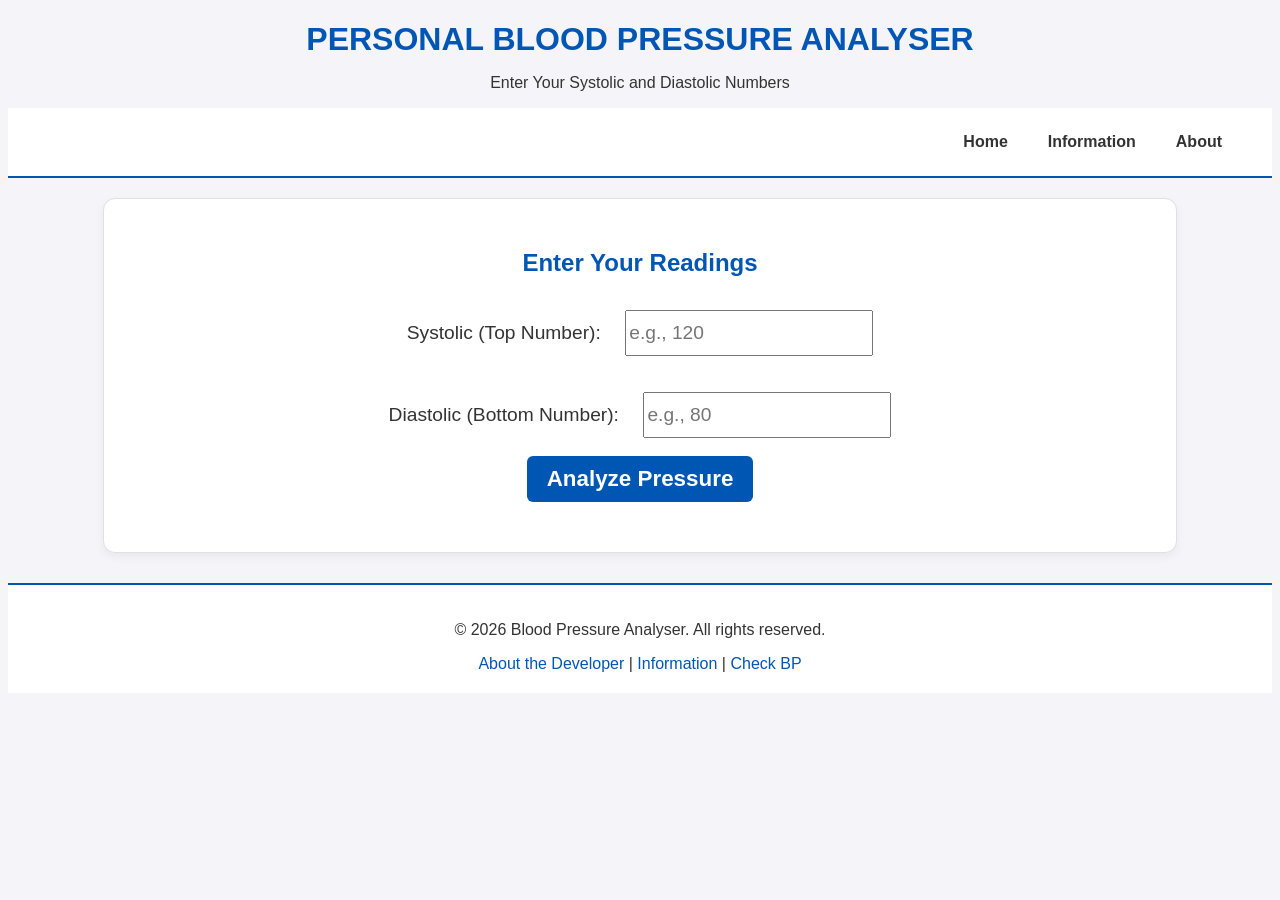
<file: index.html>
<!DOCTYPE html>
<html lang="en">

<head>
    <style>
        body {
  background-color: #F4F4F9; 
  color: #333333;           
  font-family: sans-serif;
}
h1, h2, h3 {
  color: #0056B3; /* Makes all your titles that professional healthcare blue */
  margin-bottom: 15px; 
}
.form-container {
  text-align: center;
  background-color: #FFFFFF; /* Pure white to make them pop off the gray canvas */
  border-radius: 12px;       /* Soft, modern rounded corners */
  box-shadow: 0 4px 10px rgba(0, 0, 0, 0.05); /* A very subtle 3D shadow */
  border: 1px solid #E0E0E0; /* A clean silver border */
  padding: 30px;
  margin: 20px auto;
  width: 80%;
}
.heading {
    text-align: center;
}

/* 4. THE NAVIGATION BAR */
nav {
  background-color: #FFFFFF;
  padding: 15px 30px;
  border-bottom: 2px solid #0056B3; /* A nice blue racing stripe at the bottom */
}
.nav-bar {
    display: flex;
    justify-content: end;
}
a, button {
  color: #FFFFFF;
  background-color: #0056B3;
  text-decoration: none;
  padding: 10px 20px;
  border-radius: 6px;
  font-weight: bold;
  border: none;
}
footer a {
  background-color: transparent;
  color: #0056B3;
  padding: 0;
  font-weight: normal;
}
button {
  font-size: 1.4rem;
}

/* Make them interactive when hovered! */
a:hover, button:hover {
  background-color: #003D82; /* Darkens the blue slightly when the mouse is over it */
  cursor: pointer;
}

/* Override the nav links so they look like text, not blocks */
nav a {
  background-color: transparent;
  color: #333333;
}
nav a:hover {
  color: #0056B3; /* Nav links just turn blue on hover instead of getting a background */
}

.input-group {
    padding:8px;
}
label, input {
    height: 40px;
    font-size: 1.2rem;
    margin: 10px;
}
footer {
    text-align: center;
    padding: 20px;
    background-color: #FFFFFF;
    border-top: 2px solid #0056B3;
    margin-top: 30px;
} 
@media (max-width: 600px) {
  .form-container { 
    width: 95%; /* Full width on small screens */
    padding: 20px; /* Less padding to fit better */
    }
    .nav-bar {
        justify-content: center; /* Center nav links on mobile */
        display: block; /* Stack nav links vertically */
        text-align: center;
        gap: 10px;
    }
    footer {
        font-size: 0.9rem; /* Smaller text in footer on mobile */
        gap: 5px;
        display: block;
        padding: 10px;
        margin-top: 20px;
    }
}
    </style>
  <meta charset="UTF-8">
  <meta name="viewport" content="width=device-width, initial-scale=1.0">
  <title>Blood Pressure Analyser</title>
</head>

<body>
    <div class="heading"> 
        <h1>PERSONAL BLOOD PRESSURE ANALYSER</h1>
        <p>Enter Your Systolic and Diastolic Numbers</p>
           <nav class="nav-bar">
            <a href="./index.html">Home</a>
            <a href="./info.html">Information</a>
            <a href="./indexabout.html">About</a>
        </nav>
    </div>

    <div class="container">
        <div class="form-container">
            <h2>Enter Your Readings</h2>
            
            <form>
                <div class="input-group">
                <label for="systolic">Systolic (Top Number):</label>
                <input type="number" id="systolic" placeholder="e.g., 120">
                </div>

                <div class="input-group">
                <label for="diastolic">Diastolic (Bottom Number):</label>
                <input type="number" id="diastolic" placeholder="e.g., 80">
                </div>

                <button type="submit">Analyze Pressure</button>
            </form>
            <div id="result-display" style="margin-top: 20px;"></div>
        </div>
    </div>

    <footer> 
        <p>&copy; 2026 Blood Pressure Analyser. All rights reserved.</p>
        <a href="./indexabout.html">About the Developer</a> | <a href="./info.html">Information</a> | <a href="./index.html">Check BP</a>
    </footer>

    <script>
// 1. SELECT THE FORM AND THE STAGE
      const form = document.querySelector('form');
      const resultDisplay = document.getElementById('result-display');

      // 2. HIJACK THE BUTTON
      form.addEventListener('submit', function(event) {
        
        // STOP the page from reloading!
        event.preventDefault(); 

        // 3. STEAL THE NUMBERS
        const sys = parseInt(document.getElementById('systolic').value);
        const dia = parseInt(document.getElementById('diastolic').value);

        // Error Check: Did they leave it blank?
        if (isNaN(sys) || isNaN(dia)) {
          resultDisplay.innerHTML = `<h3 style="color: red;">Hey! You forgot to type your numbers in!</h3>`;
          return; 
        }

        // 4. THE BRAIN & THE PROJECTOR (The Logic Tree)
        let finalMessage = "";

        // CONDITION 1: LOW (Purple Area - Catch the bottom extreme first)
        if (sys <= 90 || dia <= 60) {
          finalMessage = `
            <h2 style="color: #8A2BE2;">Low Blood Pressure!</h2>
            <p>Your battery is running low! Have you eaten? Drink some water and take it easy.</p>
            <img src="https://media.giphy.com/media/v1.Y2lkPWVjZjA1ZTQ3azk3dXM5cDdlcHg5c25kamJ6M20yZmYzcnNhOTRmNXo5bm00cmY1aSZlcD12MV9naWZzX3NlYXJjaCZjdD1n/MD5PBnnaV0uufmVMlO/giphy.gif" alt="Fainting SpongeBob" style="width: 100%; border-radius: 10px; margin-top: 10px;">
          `;
        } 
        
        // CONDITION 2: HYPERTENSIVE CRISIS (Catch the top extreme)
        else if (sys >= 180 || dia >= 120) {
          finalMessage = `
            <h2 style="color: red;">CRISIS MODE! WEE WOO WEE WOO!</h2>
            <p>Stop looking at this app and call emergency services right now!</p>
            <img src="https://media1.giphy.com/media/v1.Y2lkPTc5MGI3NjExaG81anF0aGVoeTVqZXJ5cHFxdnV4MGF5ZzEwNnZkdXIxMHN1MmM3byZlcD12MV9pbnRlcm5hbF9naWZfYnlfaWQmY3Q9Zw/QmKySYr0lCsrC/giphy.gif" alt="Ambulance sirens" style="width: 100%; border-radius: 10px; margin-top: 10px;">
          `;
        } 
        
        // CONDITION 3: HIGH (Red Area)
        else if (sys >= 140 || dia >= 90) {
          finalMessage = `
            <h2 style="color: tomato;">High Blood Pressure!</h2>
            <p>Your heart is working overtime. Time to consult a professional!</p>
            <img src="https://media2.giphy.com/media/v1.Y2lkPTc5MGI3NjExMDdod3I2bmtibzBsN3RkeWNzYXU0N3N4Y3B1MzA3a28zYWtnbjg5cyZlcD12MV9pbnRlcm5hbF9naWZfYnlfaWQmY3Q9Zw/vg1ppqHpatVxNdYUa5/giphy.gif" alt="Shocked face" style="width: 100%; border-radius: 10px; margin-top: 10px;">
          `;
        }
        
        // CONDITION 4: PRE-HIGH (Yellow Area)
        else if (sys >= 120 || dia >= 80) {
          finalMessage = `
            <h2 style="color: darkorange;">Pre-High Blood Pressure!</h2>
            <p>You are creeping up! Put down the salt shaker and go for a walk.</p>
            <img src="https://media.giphy.com/media/v1.Y2lkPTc5MGI3NjExd2g2d2VnZnVhM2I2OWZvczhvOGRzdWJiamVoYWZ4MnVmZ2tzbmtndyZlcD12MV9naWZzX3NlYXJjaCZjdD1n/5xtDarIN81U0KvlnzKo/giphy.gif" alt="Sweating nervously" style="width: 100%; border-radius: 10px; margin-top: 10px;">
          `;
        }
        
        // CONDITION 5: IDEAL (Green Area - If it's not Low, not High, and not Pre-High, it must be Ideal!)
        else {
          finalMessage = `
            <h2 style="color: mediumseagreen;">Ideal! Normal Range.</h2>
            <p>Your heart is ticking perfectly. Keep doing what you are doing!</p>
            <img src="https://media1.giphy.com/media/v1.Y2lkPTc5MGI3NjExczcyemE5amVqdGFmZ3RxYW13dzYzNWJ6N3pxNjhqNGp3ZWI3ZGpkZCZlcD12MV9pbnRlcm5hbF9naWZfYnlfaWQmY3Q9Zw/9Ai5dIk8xvBm0/giphy.gif" alt="Thumbs up doctor" style="width: 100%; border-radius: 10px; margin-top: 10px;">
          `;
        }

        // INJECT THE MESSAGE INTO THE HTML STAGE!
        resultDisplay.innerHTML = finalMessage;

      });
    
    </script>
</body>
</html>
</file>
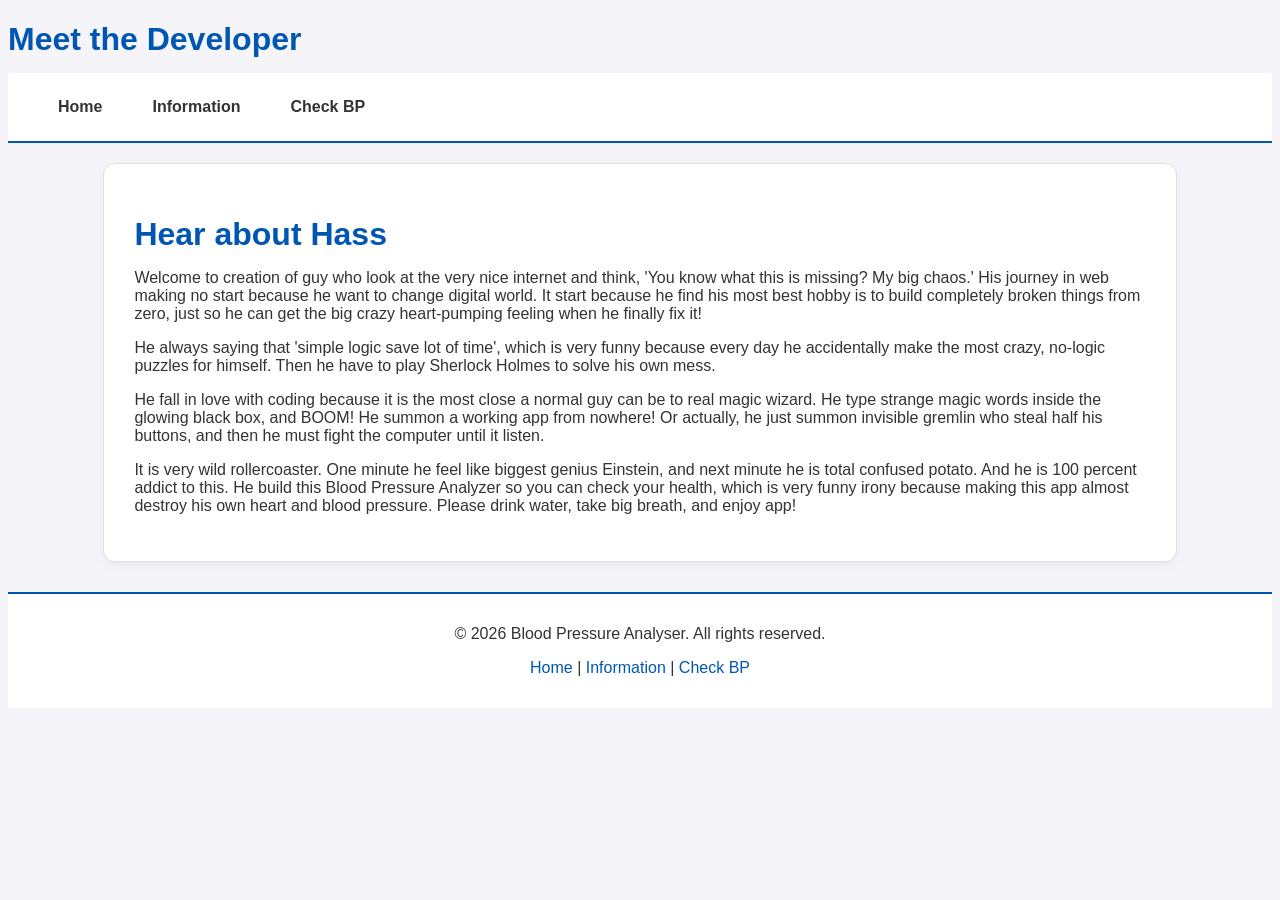
<file: indexabout.html>
<!DOCTYPE html>
<html lang="en">

<head>
  <meta charset="UTF-8">
  <meta name="viewport" content="width=device-width, initial-scale=1.0">
  <title>About the Developer</title>
 <link rel="stylesheet" href="./style.css">
</head>

<body>
<div class="">
  <h1> Meet the Developer</h1>
<nav>
  <a href="./index.html">Home</a>
  <a href="./info.html">Information</a>
  <a href="./index.html">Check BP</a>
</nav>
</div>

  <div class="about">
    <h1>Hear about Hass</h1>
<p>Welcome to creation of guy who look at the very nice internet and think, 'You know what this is missing? My big chaos.' His journey in web making no start because he want to change digital world. It start because he find his most best hobby is to build completely broken things from zero, just so he can get the big crazy heart-pumping feeling when he finally fix it!</p>
  <p>He always saying that 'simple logic save lot of time', which is very funny because every day he accidentally make the most crazy, no-logic puzzles for himself. Then he have to play Sherlock Holmes to solve his own mess.</p>
 <p>He fall in love with coding because it is the most close a normal guy can be to real magic wizard. He type strange magic words inside the glowing black box, and BOOM! He summon a working app from nowhere! Or actually, he just summon invisible gremlin who steal half his buttons, and then he must fight the computer until it listen.</p>
<p>It is very wild rollercoaster. One minute he feel like biggest genius Einstein, and next minute he is total confused potato. And he is 100 percent addict to this. He build this Blood Pressure Analyzer so you can check your health, which is very funny irony because making this app almost destroy his own heart and blood pressure. Please drink water, take big breath, and enjoy app!</p>
  </div>

<footer>
  <p>&copy; 2026 Blood Pressure Analyser. All rights reserved.</p>
  <p><a href="./index.html">Home</a> | <a href="./info.html">Information</a> | <a href="./index.html">Check BP</a></p>
</footer>

</body>


</html>
</file>
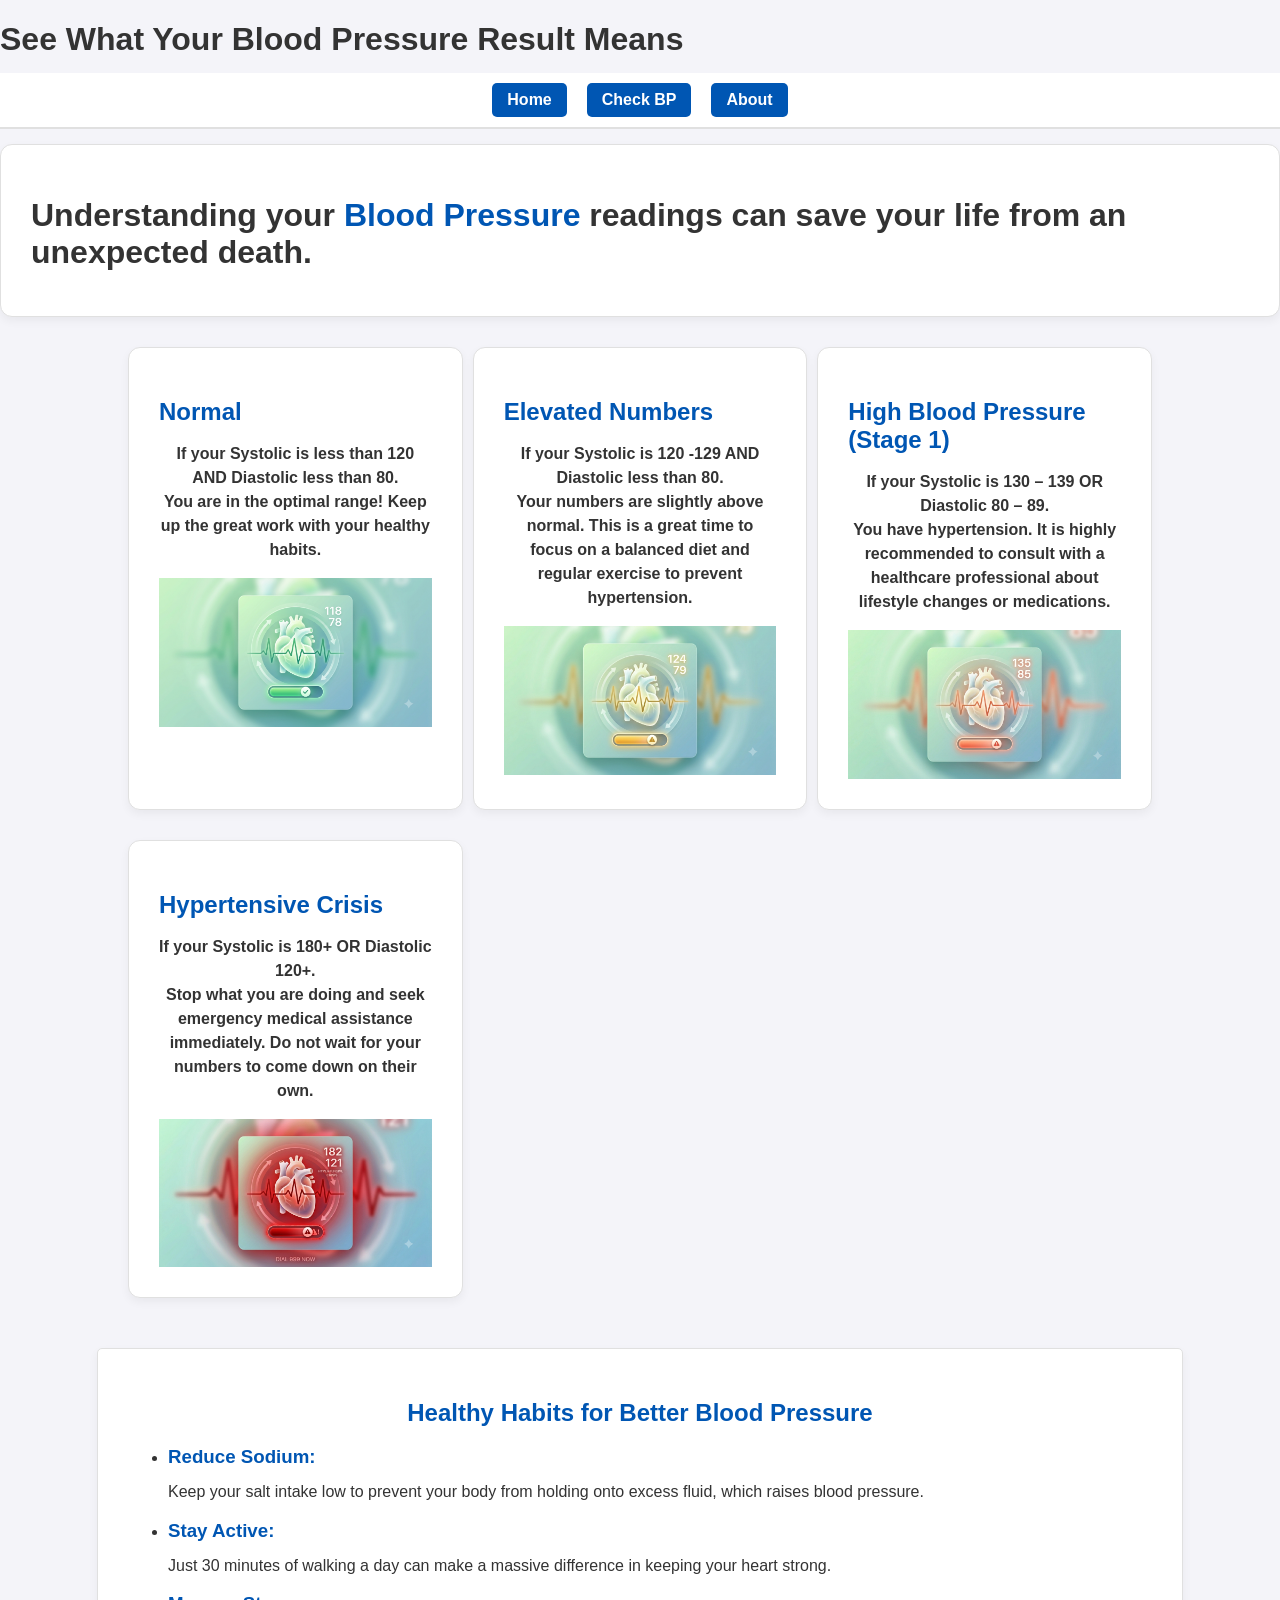
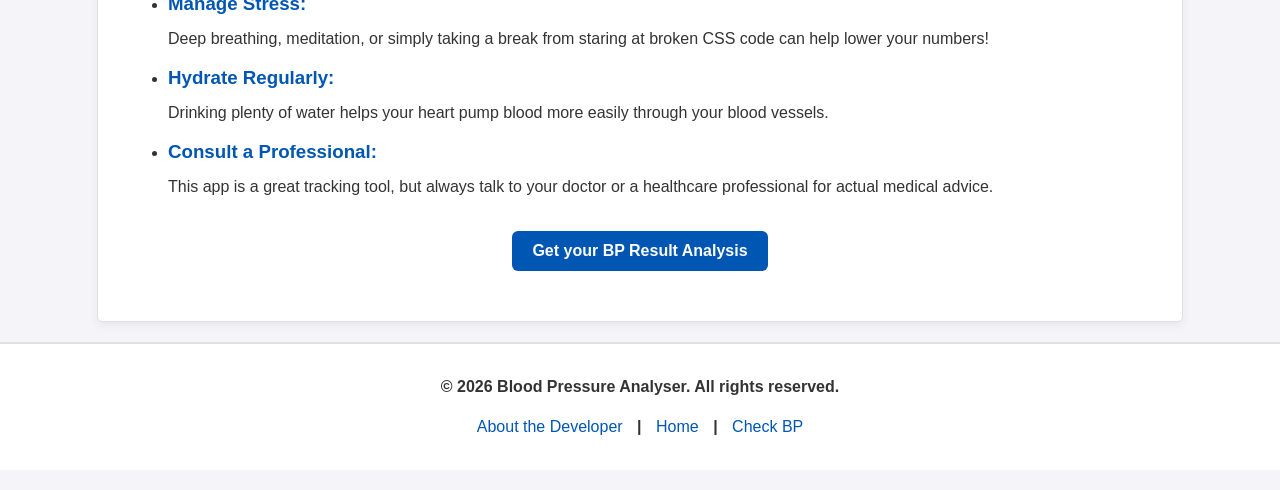
<file: info.html>
<!DOCTYPE html>
<html lang="en">

<head>
  <meta charset="UTF-8">
  <meta name="viewport" content="width=device-width, initial-scale=1.0">
  <title>Information</title>
  <style>
    body {
  background-color: #F4F4F9; /* The soft medical gray */
  color: #333333;            /* The deep charcoal text */
  font-family: sans-serif;
  margin: 20px auto;
}
body > div.header > nav{
    background-color: #FFFFFF;
  padding: 10px 10px;
  border-bottom: 2px solid #E0E0E0;
  display: flex;
    justify-content: center;

}
a {
     margin: 0 10px;
     padding: 8px 15px;
     border-radius: 5px;
  color: #FFFFFF;
  background-color: #0056B3; /* Solid blue buttons */
  text-decoration: none;     /* Removes the ugly default underline on links */
  font-weight: bold;


}

h1, h2, h3 {
  color: #0056B3; /* Makes all your titles that professional healthcare blue */
  margin-bottom: 15px; 
}
body > div.header > h1 {
    color: #333333;
}
body > div.intro > h1{
color: #333333;

}
body > div.intro{
    margin-top: 15px;
    
   
}
.container {
width: 80%;
display: grid;
grid-template-columns: repeat(auto-fit, minmax(250px, 1fr));
grid-template-rows: repeat(auto-fit, minmax(250px, 1fr));
gap: 10px;
padding: 10px;
margin: 20px auto;
}
img {
    width: 100%;
    max-width: 300px;
    display: block;
    justify-self: center;
    align-self: center;
    Height: auto;


}
 .cards, .intro, .actions {
  background-color: #FFFFFF; /* Pure white to make them pop off the gray canvas */
  border-radius: 12px;       /* Soft, modern rounded corners */
  box-shadow: 0 4px 10px rgba(0, 0, 0, 0.05); /* A very subtle 3D shadow */
  border: 1px solid #E0E0E0; /* A clean silver border */
  padding: 30px;
  margin-bottom: 20px;

}
/* 1. UPDATE YOUR EXISTING CARDS RULE */
.cards {
  background-color: #FFFFFF;
  border-radius: 12px;
  box-shadow: 0 4px 10px rgba(0, 0, 0, 0.05);
  border: 1px solid #E0E0E0;
  padding: 30px;
  
  /* ADD THESE TWO NEW LINES: */
  transition: all 0.3s ease; /* Makes the animation smooth instead of instant */
  cursor: pointer;           /* Turns the mouse into a pointing hand */
}

/* 2. THE HOVER EFFECT (Floating Up) */
.cards:hover {
  transform: translateY(-10px); /* Lifts the card exactly 10 pixels UP */
  box-shadow: 0 15px 30px rgba(0, 0, 0, 0.15); /* Makes the shadow much bigger, creating a 3D float effect */
  border-color: #0056B3; /* Optional: Changes the border to your clinical blue! */
}

/* 3. THE CLICK EFFECT (Pressing Down) */
.cards:active {
  transform: translateY(-2px); /* Pushes the card back down into the page when clicked */
  box-shadow: 0 5px 10px rgba(0, 0, 0, 0.1); /* Shrinks the shadow back to normal */
}

p {

    text-align: center;
    line-height: 1.5;
    font-size: medium;
    font-weight:550;
    
}
.actions{
    width: 80%;
    border-radius: 5px;
    
    margin: 20px auto;
    
}
body > div.actions > h2 {
    text-align: center;
}
body > div.actions > a{
     color: #FFFFFF;
  background-color: #0056B3; /* Solid blue buttons */
  text-decoration: none;     /* Removes the ugly default underline on links */
    padding: 11px 20px;
    border-radius: 6px;
    font-weight: bold;
    display: block;
    width: fit-content;
    margin: 20px auto;  
    margin-top: 35px;

}
body > div.actions > a:hover {
background-color: #003D82; /* Darkens the blue slightly when the mouse is over it */
  cursor: pointer;
}
@media (max-width: 600px) {
  .container {
    grid-template-columns: 1fr; /* Stacks the cards vertically on small screens */
    grid-template-rows: auto; /* Allows rows to adjust height based on content */
  }
  .cards {
    margin-bottom: 20px; /* Adds space between cards when stacked */
  } 
  footer {
    font-size: 0.9rem; /* Slightly smaller text for mobile */
    
  }
}
footer {
    text-align: center;
    padding: 15px;
    background-color: #FFFFFF;
    border-top: 2px solid #E0E0E0;
    margin-top: 20px;
}
footer a {
    background-color: transparent;
    color: #0056B3;
    padding: 0;
    font-weight: normal;
}                                                        


   


  </style>
</head>

<body>
<div class="header">
<h1>See What Your Blood Pressure Result Means</h1>
<nav>
    <a href="./index.html">Home</a>
            <a href="./index.html">Check BP</a>
            <a href="./indexabout.html">About</a>
</nav>
</div>
<div class="intro">
<h1>
    Understanding your <span style="color: #0056B3;">Blood Pressure</span> readings can save your life from an unexpected death.
</h1>
</div>
<div class="container">
    <div class="cards">
<h2>Normal</h2>
    <p>If your Systolic is less than 120 AND Diastolic less than 80. <br>You are in the optimal range! Keep up the great work with your healthy habits.</p>
<img src="./normal.png">
    </div>

     <div class="cards">
        <h2>Elevated Numbers</h2>
        <p>If your Systolic is 120 -129 AND Diastolic less than 80. <br>Your numbers are slightly above normal. This is a great time to focus on a balanced diet and regular exercise to prevent hypertension.</p>
        <img src="./elevated.png">

        </div>

     <div class="cards">
<h2>High Blood Pressure (Stage 1)</h2>
<p>If your Systolic is 130 – 139 OR Diastolic 80 – 89. <br> You have hypertension. It is highly recommended to consult with a healthcare professional about lifestyle changes or medications.</p>
<img src="./bp1.png">
    </div>

     <div class="cards">
<h2>Hypertensive Crisis </h2>
<p>If your Systolic is 180+ OR Diastolic 120+. <br> Stop what you are doing and seek emergency medical assistance immediately. Do not wait for your numbers to come down on their own.</p> 
<img src="./highBp.png"> 
    </div>
</div>

<div class="actions">
    <h2>Healthy Habits for Better Blood Pressure</h2>
    <ul>
        <li> <h3>Reduce Sodium:</h3> Keep your salt intake low to prevent your body from holding onto excess fluid, which raises blood pressure.</li>
        <li><h3>Stay Active:</h3>Just 30 minutes of walking a day can make a massive difference in keeping your heart strong.</li>
        <li><h3>Manage Stress:</h3>Deep breathing, meditation, or simply taking a break from staring at broken CSS code can help lower your numbers!</li>
        <li><h3>Hydrate Regularly:</h3>Drinking plenty of water helps your heart pump blood more easily through your blood vessels.</li>
        <li><h3>Consult a Professional:</h3>This app is a great tracking tool, but always talk to your doctor or a healthcare professional for actual medical advice.</li>
    </ul>

    <a href="./index.html" class="action-btn">Get your BP Result Analysis</a>
</div>
<footer> <p>&copy; 2026 Blood Pressure Analyser. All rights reserved.</p>
<p><a href="./indexabout.html">About the Developer</a> | <a href="./index.html">Home</a> | <a href="./index.html">Check BP</a></p>
</footer>
  </body>

</html>
</file>
<file: style.css>
/* 1. THE CANVAS */
body {
  background-color: #F4F4F9; /* The soft medical gray */
  color: #333333;            /* The deep charcoal text */
  font-family: sans-serif;
}

/* 2. THE HEADINGS */
h1, h2, h3 {
  color: #0056B3; /* Makes all your titles that professional healthcare blue */
  margin-bottom: 15px; 
}

/* 3. THE SURFACES (Your Cards and Forms) */
.form-container, .cards, .about, .intro, .actions {
  background-color: #FFFFFF; /* Pure white to make them pop off the gray canvas */
  border-radius: 12px;       /* Soft, modern rounded corners */
  box-shadow: 0 4px 10px rgba(0, 0, 0, 0.05); /* A very subtle 3D shadow */
  border: 1px solid #E0E0E0; /* A clean silver border */
  padding: 30px;
}
.nav-bar {
    display: flex;
    justify-content: flex-end;
}

/* 4. THE NAVIGATION BAR */
nav {
  background-color: #FFFFFF;
  padding: 15px 30px;
  border-bottom: 2px solid #0056B3;
  display: flex;
  gap: 10px;
  align-items: center;
  flex-wrap: nowrap;
}

/* 5. LINKS & BUTTONS (The Action Items) */
a, button {
  color: #FFFFFF;
  background-color: #0056B3; /* Solid blue buttons */
  text-decoration: none;     /* Removes the ugly default underline on links */
  padding: 10px 20px;
  border-radius: 6px;
  font-weight: bold;
  border: none;
}

/* Make them interactive when hovered! */
a:hover, button:hover {
  background-color: #003D82; /* Darkens the blue slightly when the mouse is over it */
  cursor: pointer;
}

/* Override the nav links so they look like text, not blocks */
nav a {
  background-color: transparent;
  color: #333333;
  white-space: nowrap;
}
nav a:hover {
  color: #0056B3; /* Nav links just turn blue on hover instead of getting a background */
}
footer {
  background-color: #FFFFFF;
  padding: 15px 30px;
  border-top: 2px solid #0056B3;
  text-align: center;
  margin-top: 30px;
}
footer a {
  background-color: transparent;
  color: #0056B3;
  padding: 0;
  font-weight: normal;
}
.about {
  margin: 20px auto;
  width: 80%;
}
.cards h2 {
  text-align: center;
}
@media (max-width: 600px) {
  .form-container, .cards, .about, .intro, .actions {
    padding: 20px; /* Less padding on mobile for better fit */
  }
  
}
</file>
